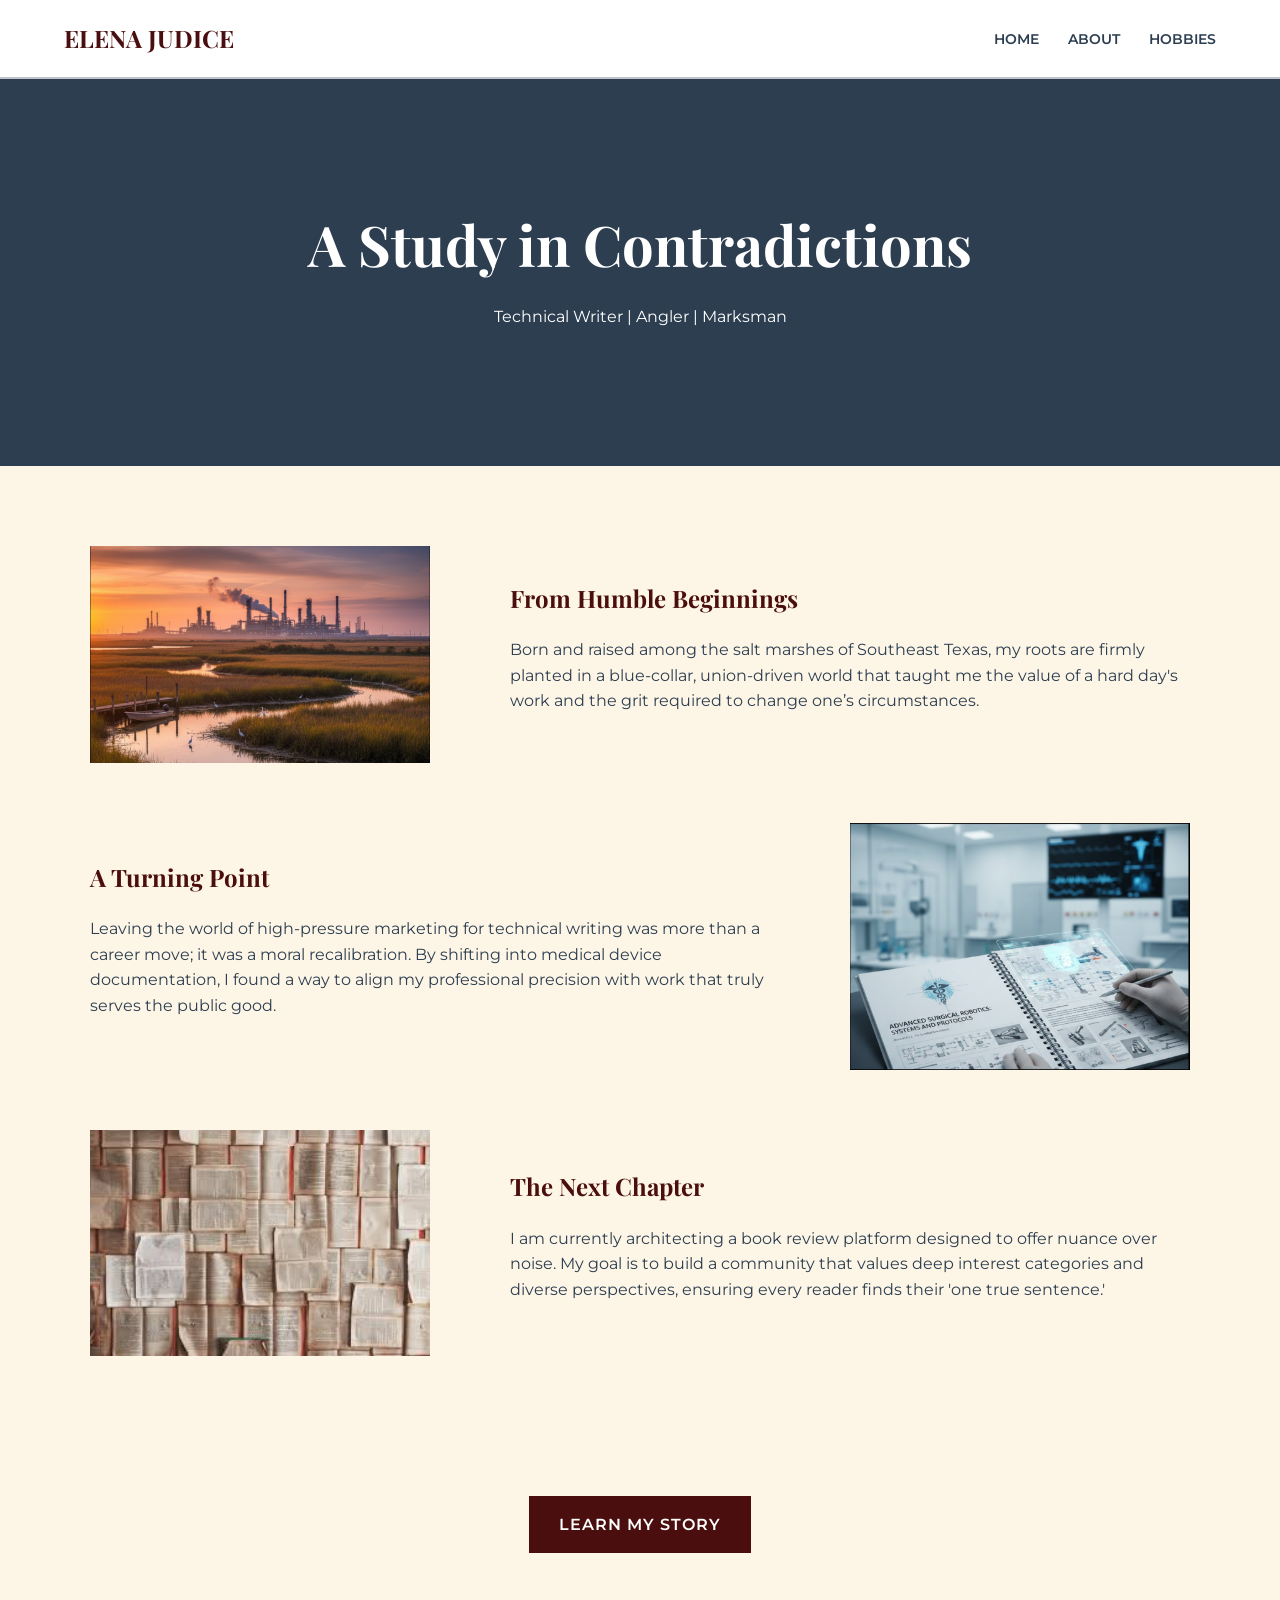
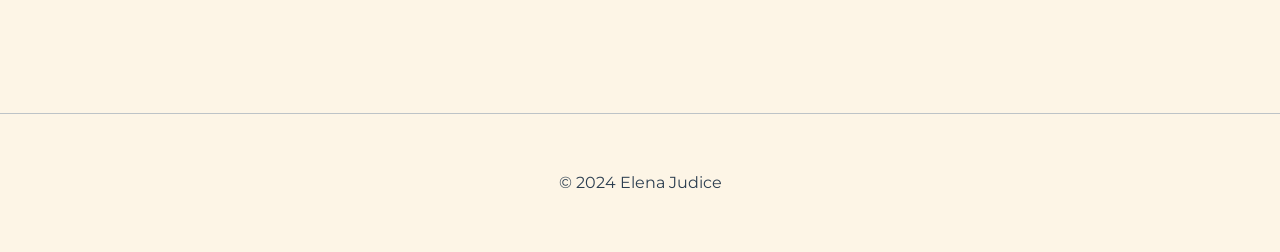
<file: bioSite/index.html>
<!DOCTYPE html>
<html lang="en">
<head>
    <meta charset="UTF-8">
    <meta name="viewport" content="width=device-width, initial-scale=1.0">
    <title>Elena Judice | Home</title>
    <link rel="preconnect" href="https://fonts.googleapis.com">
    <link rel="preconnect" href="https://fonts.gstatic.com" crossorigin>
    <link href="https://fonts.googleapis.com/css2?family=Montserrat:wght@400;600&family=Playfair+Display:ital,wght@0,700;1,400&display=swap" rel="stylesheet">
    <link rel="stylesheet" href="bioSite.css">
</head>
<body>

<nav>
    <div class="logo">ELENA JUDICE</div>
    <div class="nav-links">
        <a href="index.html">Home</a>
        <a href="about.html">About</a>
        <a href="hobbies.html">Hobbies</a>
    </div>
</nav>

<header class="hero-banner">
    <h1>A Study in Contradictions</h1>
    <p>Technical Writer | Angler | Marksman</p>
</header>

<main class="container">

    <section class="timeline-row">
        <div class="timeline-image">
            <img src="images/marsh_refinery.png" alt="Marsh & Oil Refinery">
        </div>
        <div class="timeline-text">
            <h2>From Humble Beginnings</h2>
            <p>Born and raised among the salt marshes of Southeast Texas, my roots are firmly planted in a blue-collar, union-driven world that taught me the value of a hard day's work and the grit required to change one’s circumstances.</p>
        </div>
    </section>

    <section class="timeline-row reverse">
        <div class="timeline-image">
            <img src="images/med_tech.png" alt="Technical Medical Documentation">
        </div>
        <div class="timeline-text">
            <h2>A Turning Point</h2>
            <p>Leaving the world of high-pressure marketing for technical writing was more than a career move; it was a moral recalibration. By shifting into medical device documentation, I found a way to align my professional precision with work that truly serves the public good.</p>
        </div>
    </section>

    <section class="timeline-row">
        <div class="timeline-image">
            <img src="images/books.jpeg" alt="Books">
        </div>
        <div class="timeline-text">
            <h2>The Next Chapter</h2>
            <p>I am currently architecting a book review platform designed to offer nuance over noise. My goal is to build a community that values deep interest categories and diverse perspectives, ensuring every reader finds their 'one true sentence.'</p>
        </div>
    </section>

    <section class="cta-region">
        <div class="container text-center">
            <a href="about.html" class="btn-primary">Learn My Story</a>
        </div>
    </section>

</main>

<footer class="text-center" style="padding: 40px; border-top: 1px solid var(--cement);">
    <p>&copy; 2024 Elena Judice</p>
</footer>

</body>
</html>
</file>
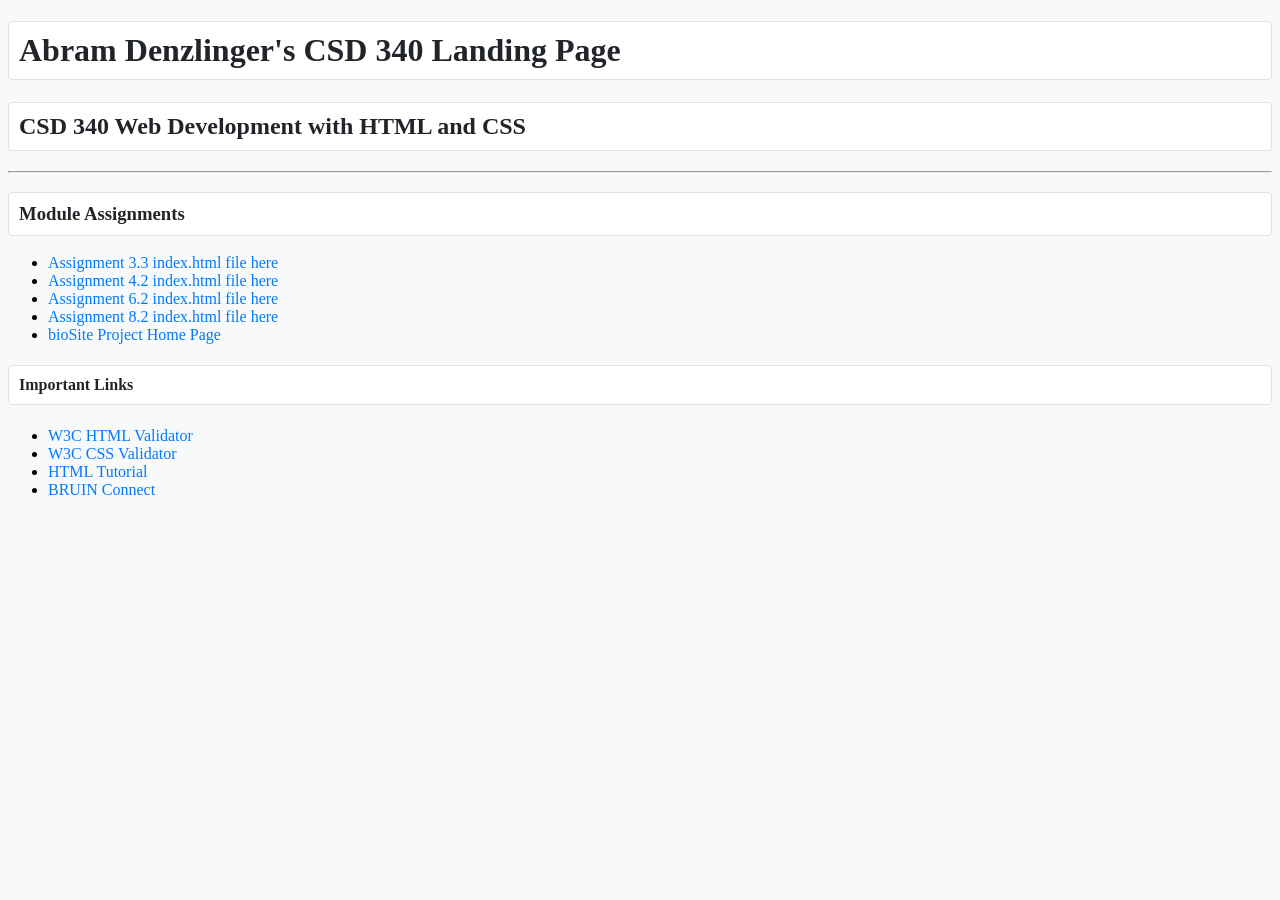
<file: csd-340/index.html>
<!--
    Abram Denzlinger
    Assignment 3.2 - CSD 340 Landing Page

-->

<!DOCTYPE html>
<html lang="en">
<head>
    <meta charset="UTF-8">
    <title>Abram Denzlinger's CSD 340 Landing Page</title>
    <link href="site.css" type="text/css" rel="stylesheet">
</head>
<body>
    <div id="container">
        <h1>Abram Denzlinger's
            CSD 340 Landing Page
        </h1>
            <h2>CSD 340 Web Development with HTML and CSS</h2><hr>
                <h3>Module Assignments</h3>
                    <ul>
                        <li><a href="https://denzlinger-lab.github.io/csd-340/module-3/Denzlinger_Mod3_3.html">Assignment 3.3 index.html file here</a></li>
                        <li><a href="https://denzlinger-lab.github.io/csd-340/module-4/Denzlinger_Mod4_2.html">Assignment 4.2 index.html file here</a></li>
                        <li><a href="https://denzlinger-lab.github.io/csd-340/module-6/Denzlinger_Mod6_2.html">Assignment 6.2 index.html file here</a></li>
                        <li><a href="https://denzlinger-lab.github.io/csd-340/module-8/Denzlinger_Mod8_2.html">Assignment 8.2 index.html file here</a></li>
                        <li><a href="https://denzlinger-lab.github.io/bioSite/">bioSite Project Home Page</a></li>
                    </ul>
                    <h4>Important Links</h4>
                    <ul>
                        <li><a href="https://validator.w3.org/">W3C HTML Validator</a></li>
                        <li><a href="http://jigsaw.w3.org/css-validator/">W3C CSS Validator</a></li>
                        <li><a href="https://www.w3schools.com/html/">HTML Tutorial</a></li>
                        <li><a href="https://bruinconnect.bellevue.edu">BRUIN Connect</a></li>
                    </ul>
    </div>
</body>
</html>
</file>
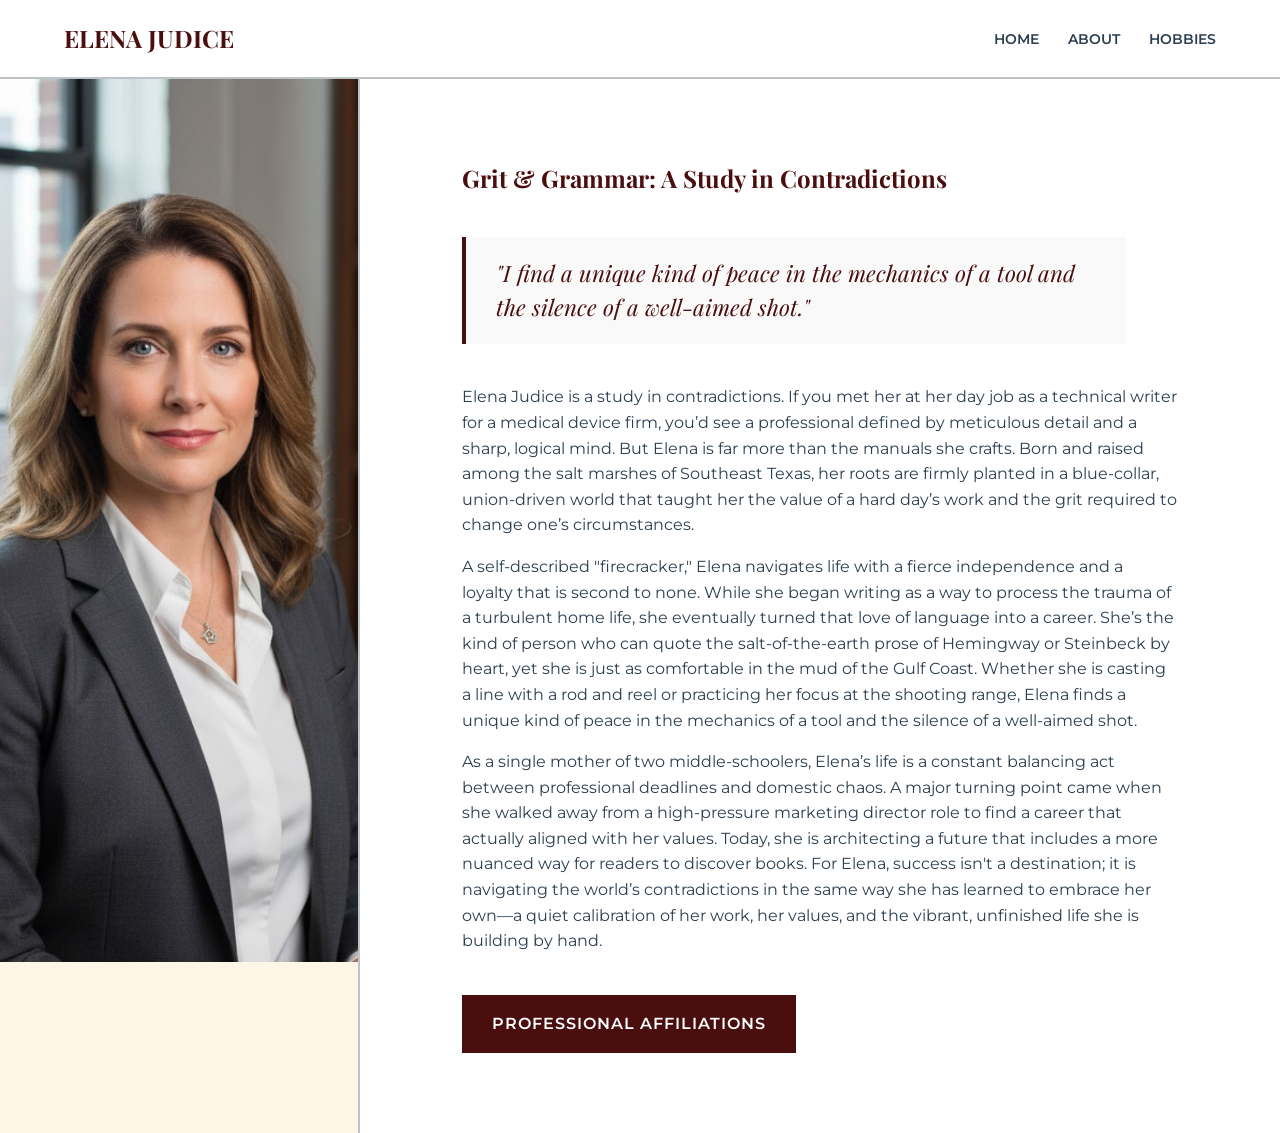
<file: bioSite/about.html>
<!DOCTYPE html>
<html lang="en">
<head>
    <meta charset="UTF-8">
    <meta name="viewport" content="width=device-width, initial-scale=1.0">
    <title>About | Elena Judice</title>
    <link rel="preconnect" href="https://fonts.googleapis.com">
    <link rel="preconnect" href="https://fonts.gstatic.com" crossorigin>
    <link href="https://fonts.googleapis.com/css2?family=Montserrat:wght@400;600&family=Playfair+Display:ital,wght@0,700;1,400&display=swap" rel="stylesheet">
    <link rel="stylesheet" href="bioSite.css">
</head>
<body>

<nav>
    <div class="logo">ELENA JUDICE</div>
    <div class="nav-links">
        <a href="index.html">Home</a>
        <a href="about.html">About</a>
        <a href="hobbies.html">Hobbies</a>
    </div>
</nav>

<main class="split-screen">
    <section class="split-image" aria-label="Portrait of Elena Judice"></section>

    <section class="split-content">
        <h2>Grit & Grammar: A Study in Contradictions</h2>
        <div class="accent-quote">
            "I find a unique kind of peace in the mechanics of a tool and the silence of a
            well-aimed shot."
        </div>

        <p>Elena Judice is a study in contradictions. If you met her at her day job as a
            technical writer for a medical device firm, you’d see a professional defined
            by meticulous detail and a sharp, logical mind. But Elena is far more than the
            manuals she crafts. Born and raised among the salt marshes of Southeast Texas,
            her roots are firmly planted in a blue-collar, union-driven world that taught
            her the value of a hard day’s work and the grit required to change one’s
            circumstances.
        </p>

        <p>A self-described "firecracker," Elena navigates life with a fierce independence
            and a loyalty that is second to none. While she began writing as a way to process
            the trauma of a turbulent home life, she eventually turned that love of language
            into a career. She’s the kind of person who can quote the salt-of-the-earth prose
            of Hemingway or Steinbeck by heart, yet she is just as comfortable in the mud of
            the Gulf Coast. Whether she is casting a line with a rod and reel or practicing
            her focus at the shooting range, Elena finds a unique kind of peace in the
            mechanics of a tool and the silence of a well-aimed shot.
        </p>

        <p>As a single mother of two middle-schoolers, Elena’s life is a constant balancing
            act between professional deadlines and domestic chaos. A major turning point came
            when she walked away from a high-pressure marketing director role to find a career
            that actually aligned with her values. Today, she is architecting a future that
            includes a more nuanced way for readers to discover books. For Elena, success isn't
            a destination; it is navigating the world’s contradictions in the same way she has
            learned to embrace her own—a quiet calibration of her work, her values, and the
            vibrant, unfinished life she is building by hand.
        </p>

        <br>
        <a href="https://www.stc.org/" class="btn-primary" target="_blank">Professional Affiliations</a>
    </section>
</main>

</body>
</html>
</file>
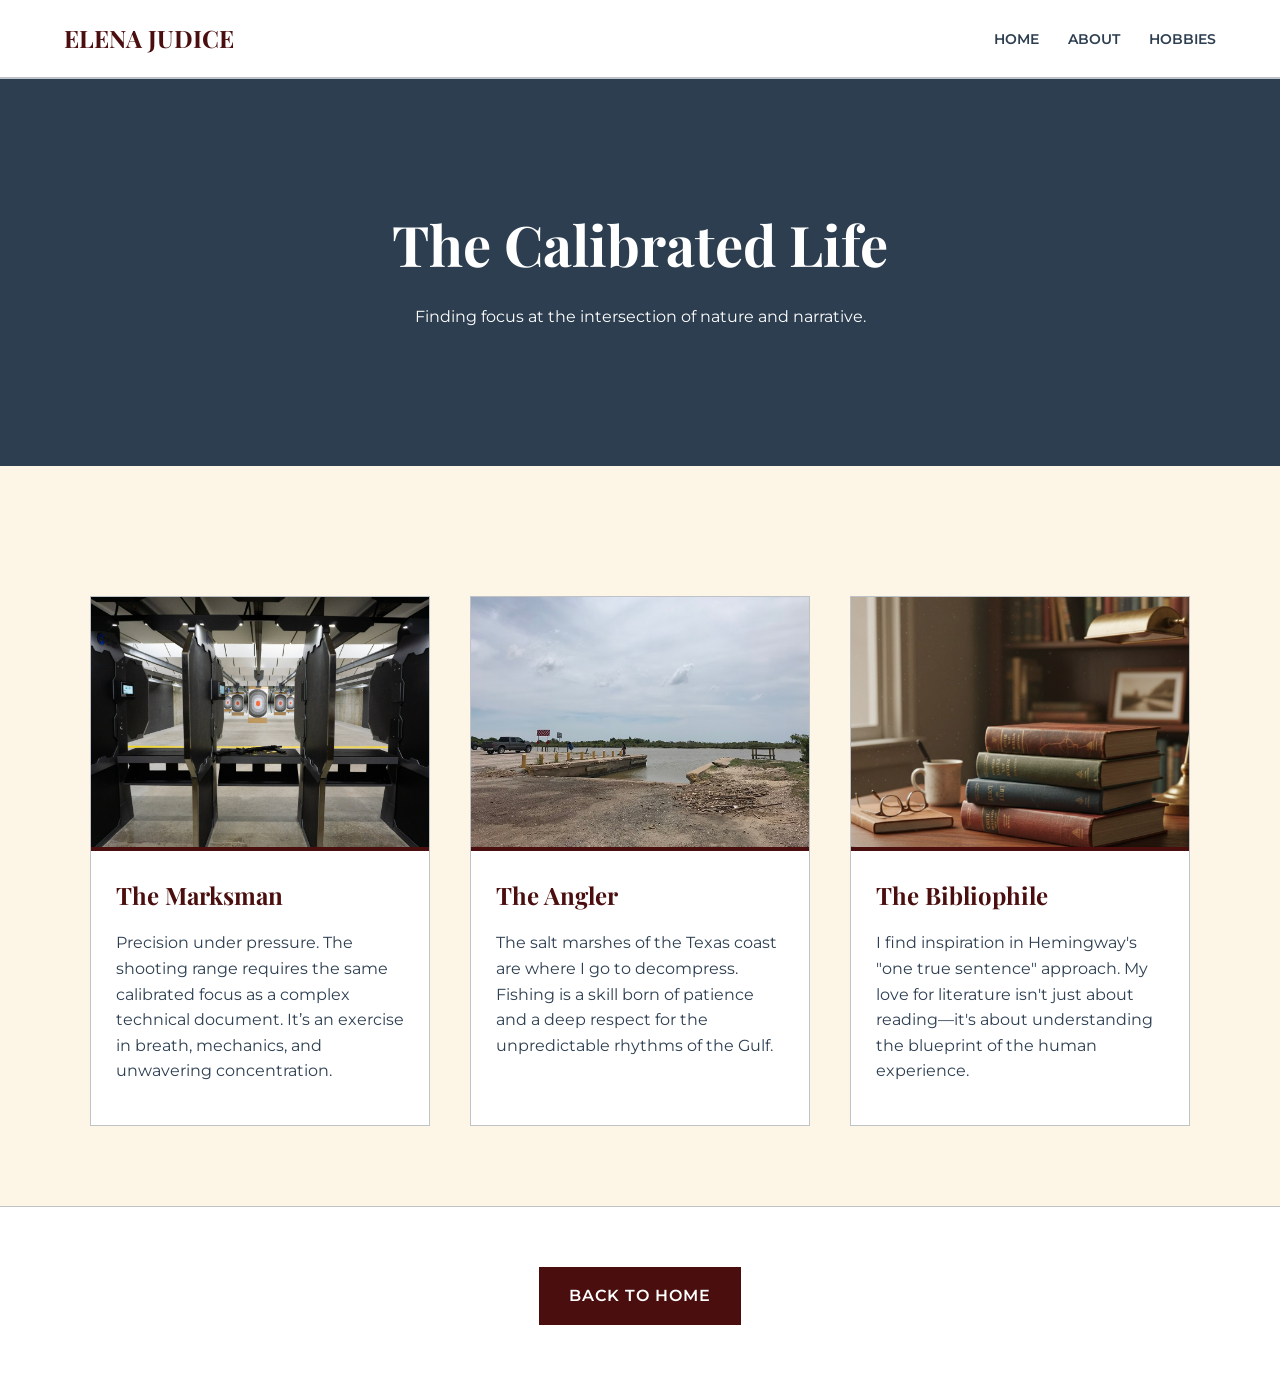
<file: bioSite/hobbies.html>
<!DOCTYPE html>
<html lang="en">
<head>
    <meta charset="UTF-8">
    <meta name="viewport" content="width=device-width, initial-scale=1.0">
    <title>Hobbies | Elena Judice</title>
    <link rel="preconnect" href="https://fonts.googleapis.com">
    <link rel="preconnect" href="https://fonts.gstatic.com" crossorigin>
    <link href="https://fonts.googleapis.com/css2?family=Montserrat:wght@400;600&family=Playfair+Display:ital,wght@0,700;1,400&display=swap" rel="stylesheet">
    <link rel="stylesheet" href="bioSite.css">
</head>
<body>

<nav>
    <div class="logo">ELENA JUDICE</div>
    <div class="nav-links">
        <a href="index.html">Home</a>
        <a href="about.html">About</a>
        <a href="hobbies.html">Hobbies</a>
    </div>
</nav>

<header class="hero-banner">
    <h1>The Calibrated Life</h1>
    <p>Finding focus at the intersection of nature and narrative.</p>
</header>

<main class="container">
    <div class="hobby-grid">

        <article class="hobby-card">
            <img src="images/range.jpg" alt="Gun range target practice" class="hobby-image">
            <div class="hobby-info">
                <h2>The Marksman</h2>
                <p>Precision under pressure. The shooting range requires the same calibrated focus as a complex technical document. It’s an exercise in breath, mechanics, and unwavering concentration.</p>
            </div>
        </article>

        <article class="hobby-card">
            <img src="images/boat_ramp.jpg" alt="Late afternoon at the boat ramp" class="hobby-image">
            <div class="hobby-info">
                <h2>The Angler</h2>
                <p>The salt marshes of the Texas coast are where I go to decompress. Fishing is a skill born of patience and a deep respect for the unpredictable rhythms of the Gulf.</p>
            </div>
        </article>

        <article class="hobby-card">
            <img src="images/books_desk.png" alt="A stack of classic hardback books on a study desk" class="hobby-image">
            <div class="hobby-info">
                <h2>The Bibliophile</h2>
                <p>I find inspiration in Hemingway's "one true sentence" approach. My love for literature isn't just about reading—it's about understanding the blueprint of the human experience.</p>
            </div>
        </article>

    </div>
</main>

<footer class="site-footer">
    <a href="index.html" class="btn-primary">Back to Home</a>
</footer>

</body>
</html>
</file>
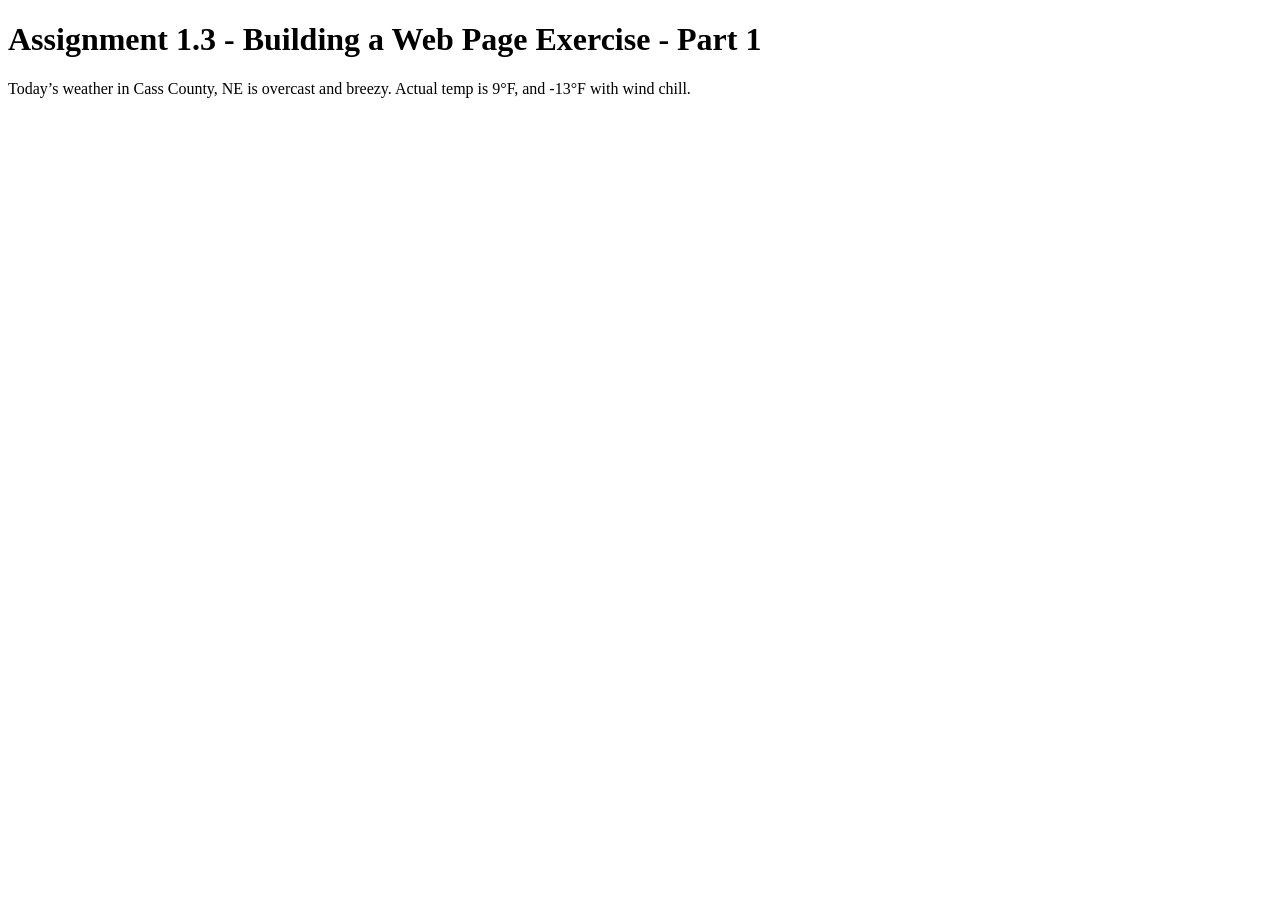
<file: csd-340/module-1/adenzlinger_1-3.html>
<!DOCTYPE html>
<html lang="en">
<head>
    <title>CSD 340 Web Development with HTML and CSS</title>
</head>

<body>
<h1>Assignment 1.3 - Building a Web Page Exercise - Part 1
</h1>
Today’s weather in Cass County, NE is overcast and breezy. Actual temp is 9°F, and -13°F with wind chill.

</body>

</html>
</file>
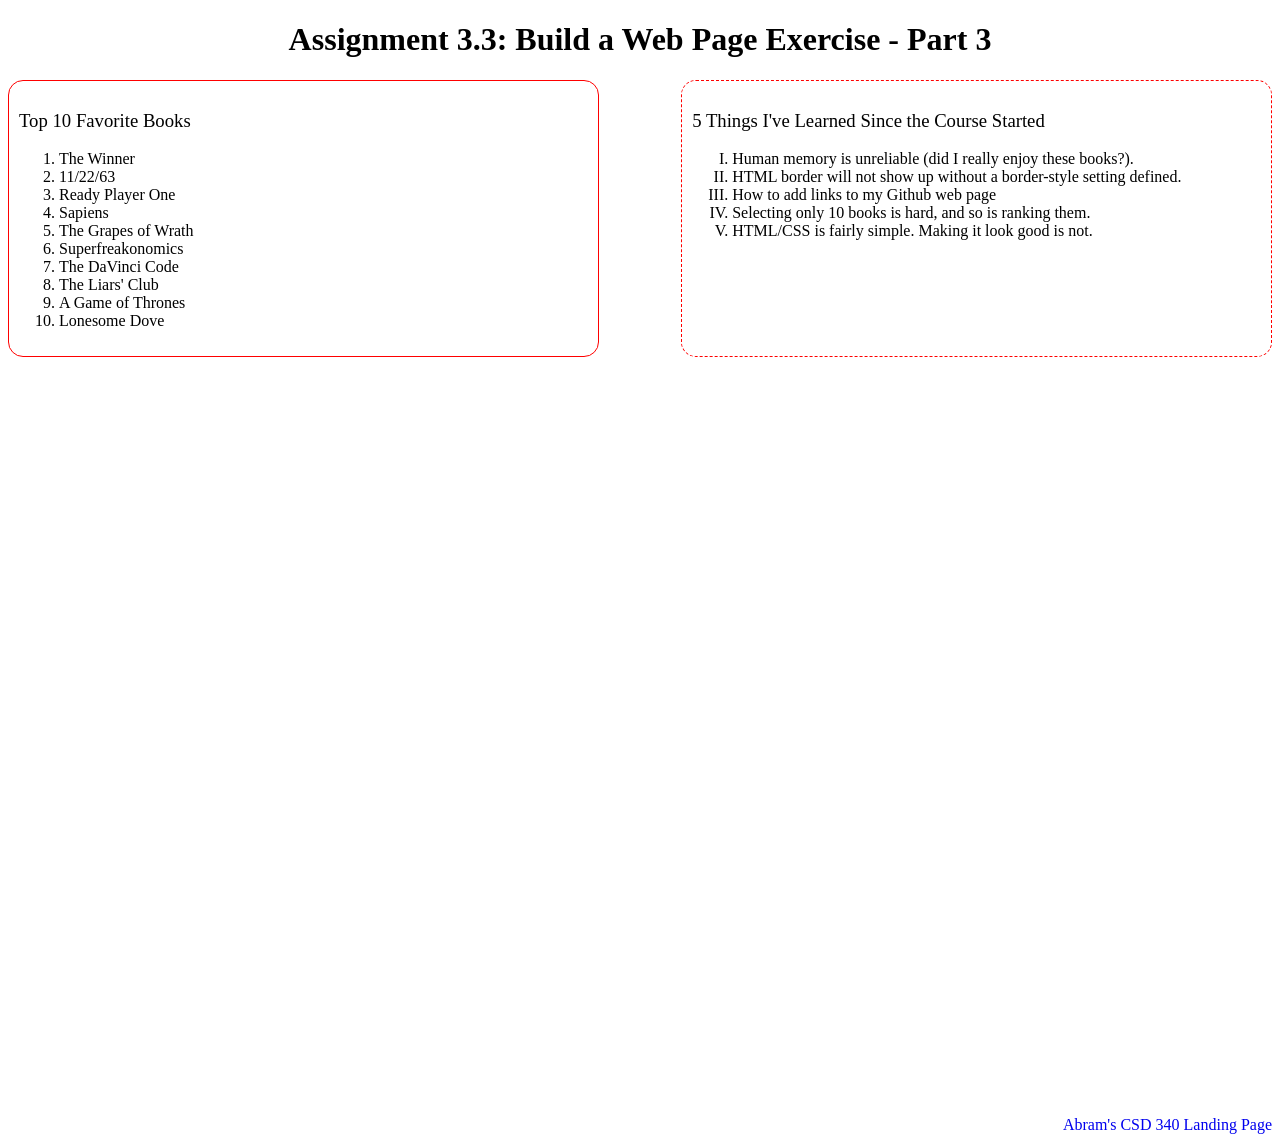
<file: csd-340/module-3/Denzlinger_Mod3_3.html>
<!DOCTYPE html>
<html lang="en">
<!--
    Abram Denzlinger
    January 23, 2026
    CSD-340 - Assignment 3.3

    This web page displays 2 side by side lists
    of my favorite books and things I've learned
    since the course started.
-->
<head>
    <meta charset="UTF-8">
    <title>CSD 340 Web Development with HTML and CSS</title>
    <link href="Denzlinger_Mod3_3.css" type="text/css" rel="stylesheet">
</head>
<body>
<div id="container">
    <h1>Assignment 3.3: Build a Web Page Exercise - Part 3</h1>
    <div class="parent">
        <div class="leftchild">
            <h3>Top 10 Favorite Books</h3>
            <ol>
                <li>The Winner</li>
                <li>11/22/63</li>
                <li>Ready Player One</li>
                <li>Sapiens</li>
                <li>The Grapes of Wrath</li>
                <li>Superfreakonomics</li>
                <li>The DaVinci Code</li>
                <li>The Liars' Club</li>
                <li>A Game of Thrones</li>
                <li>Lonesome Dove</li>
            </ol>
        </div>
        <div class="rightchild">
            <h3>5 Things I've Learned Since the Course Started</h3>
            <ul>
                <li>Human memory is unreliable (did I really enjoy these books?).</li>
                <li>HTML border will not show up without a border-style setting defined.</li>
                <li>How to add links to my Github web page</li>
                <li>Selecting only 10 books is hard, and so is ranking them.</li>
                <li>HTML/CSS is fairly simple. Making it look good is not.</li>
            </ul>
        </div>
    </div>
    <div class="bottom">
        <a href="https://denzlinger-lab.github.io/csd-340/" class="portal-link">Abram's CSD 340 Landing Page</a>
    </div>
</div>

</body>
</html>
</file>
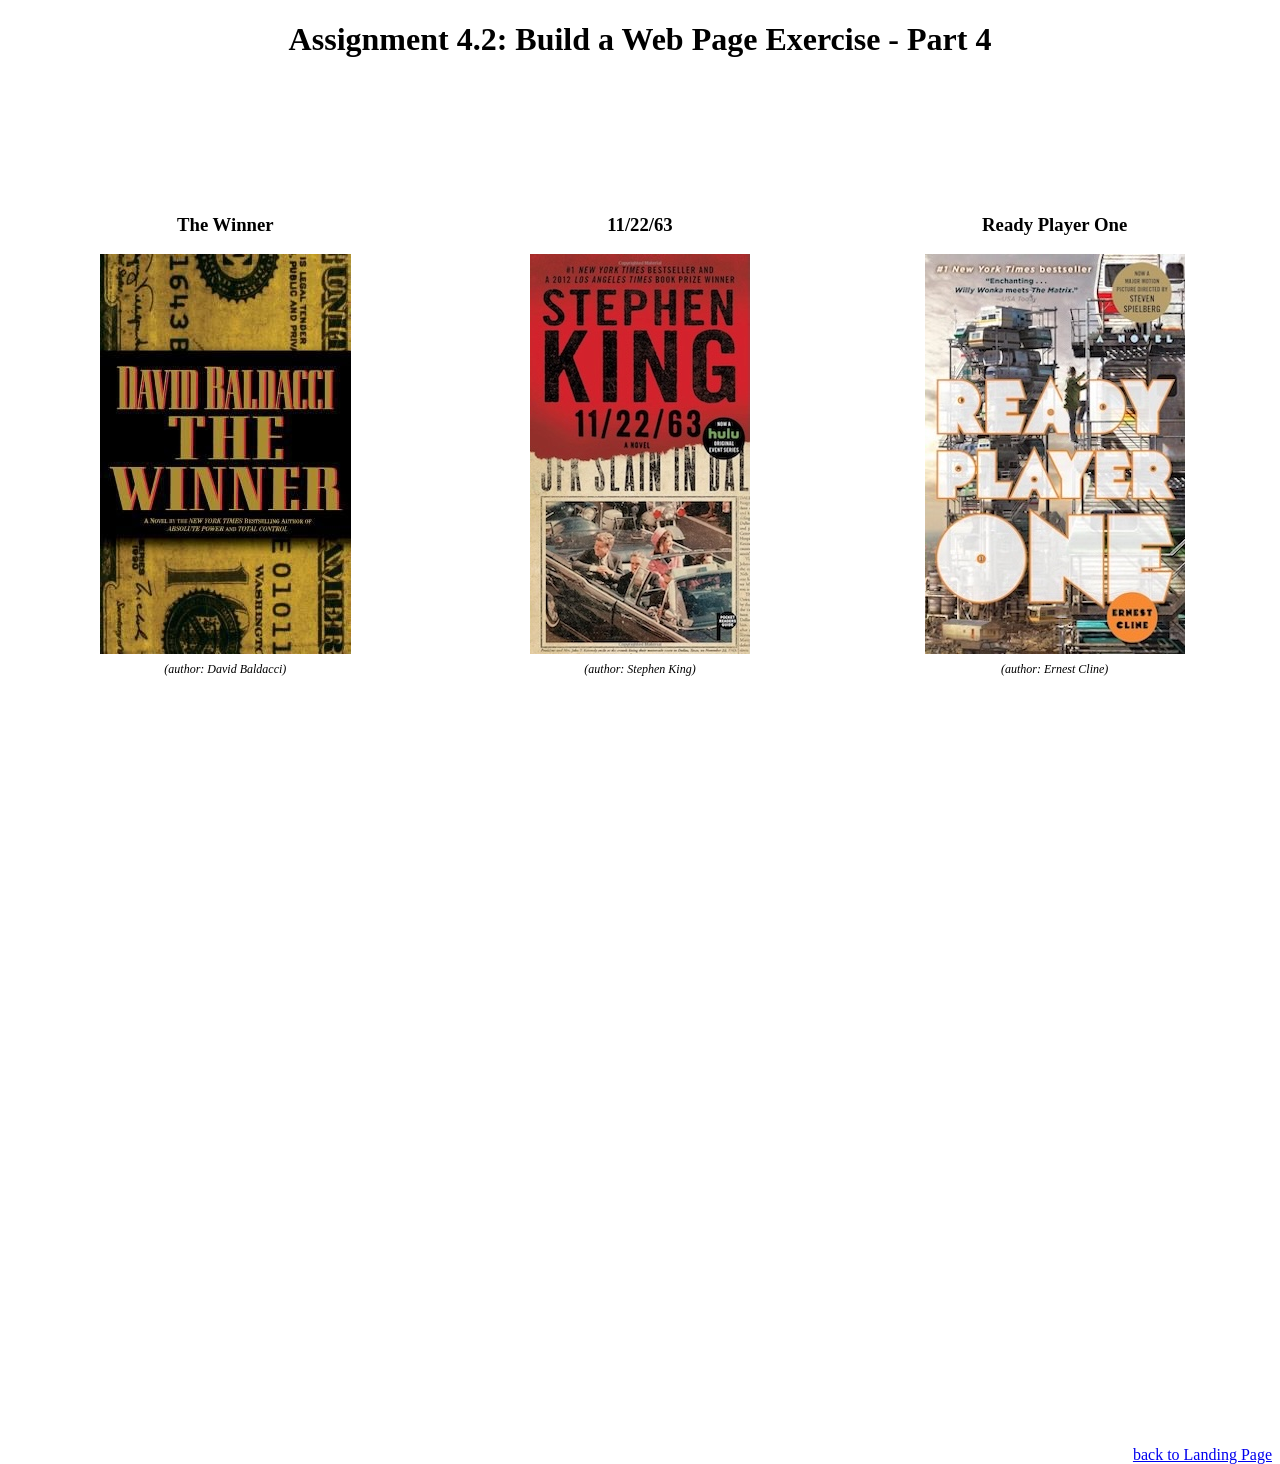
<file: csd-340/module-4/Denzlinger_Mod4_2.html>
<!DOCTYPE html>
<html lang="en">
<!--
    Abram Denzlinger
    January 31, 2026
    CSD-340 - Assignment 4.2

    This web page displays a 3x3 grid of 3 of my
    favorite books, including headings for titles
    and captions for authors.
-->
<head>
    <meta charset="UTF-8">
    <title>CSD 340 Web Development with HTML and CSS</title>
    <link href="Denzlinger_Mod4_2.css" type="text/css" rel="stylesheet">
</head>
<body>
<div id="container">
    <h1>Assignment 4.2: Build a Web Page Exercise - Part 4</h1>
    <div id="image-gallery">
        <div>
            <h3>The Winner</h3>
            <figure>
                <img src="images/The-Winner-9780446522595.jpg" alt="image of the book cover">
                <figcaption>author: David Baldacci</figcaption>
            </figure>
        </div>
        <div>
            <h3>11/22/63</h3>
            <figure>
                <img src="images/11_22_63.jpg" alt="image of the book cover">
                <figcaption>author: Stephen King</figcaption>
            </figure>
        </div>
        <div>
            <h3>Ready Player One</h3>
            <figure>
                <img src="images/ready_player_one.jpg" alt="image of the book cover">
                <figcaption>author: Ernest Cline</figcaption>
            </figure>
        </div>
    </div>
    <div class="bottom">
        <a href="https://denzlinger-lab.github.io/csd-340/">back to Landing Page</a>
    </div>

</div>

</body>
</html>
</file>
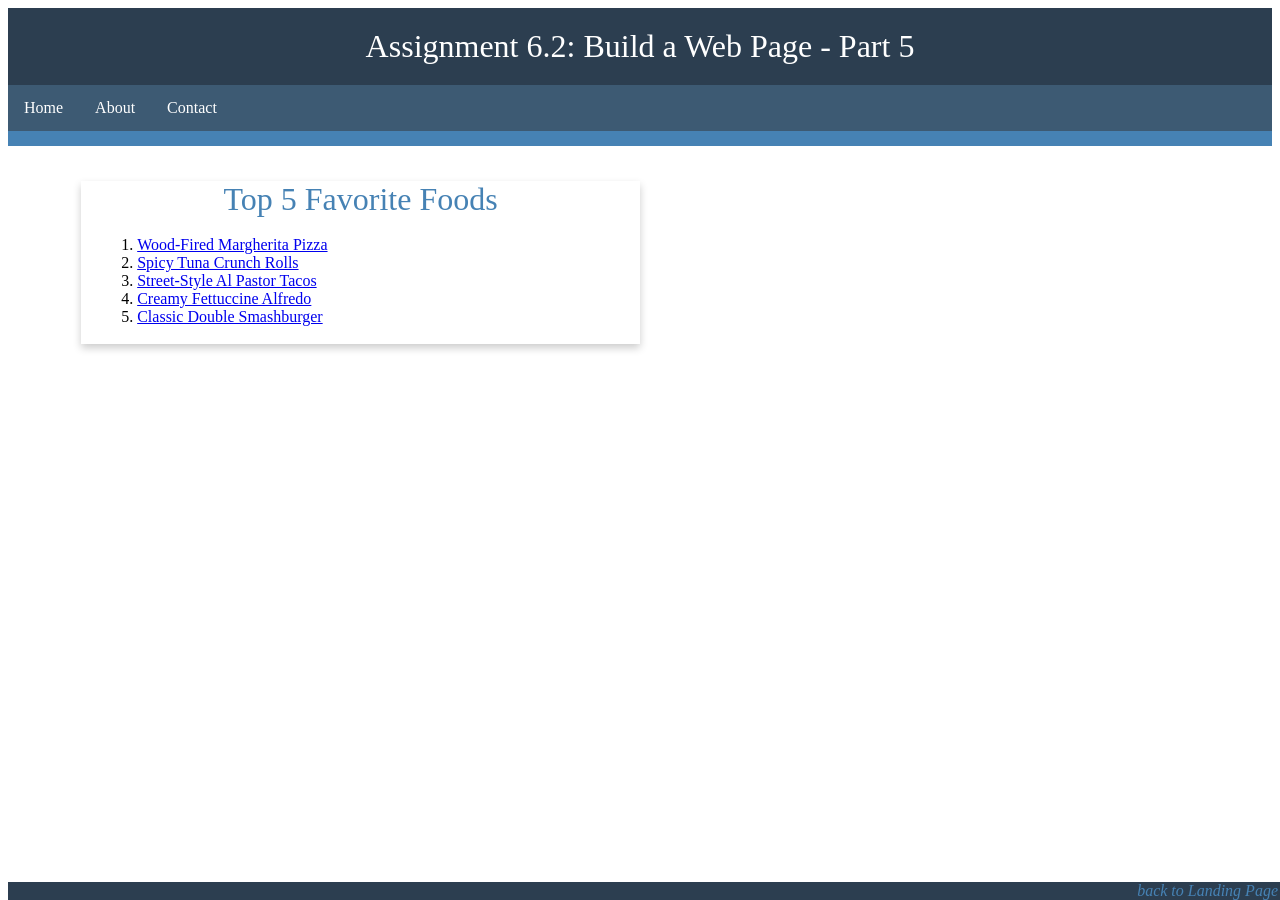
<file: csd-340/module-6/Denzlinger_Mod6_2.html>
<!DOCTYPE html>
<html lang="en">
<!--
    Abram Denzlinger
    February 14, 2026
    CSD-340 - Assignment 6.2

    This web page displays a list of top 5
    favorite foods with links to recipes.
-->
<head>
    <meta charset="UTF-8">
    <title>CSD 340 Web Development with HTML and CSS</title>
    <link href="Denzlinger_Mod6_2.css" type="text/css" rel="stylesheet">
</head>
<body>

<header>
    <h1>Assignment 6.2: Build a Web Page - Part 5</h1>
</header>

<div id="navbar">
    <a href="#">Home</a>
    <a href="#">About</a>
    <a href="#">Contact</a>
</div>

<div id="container">
    <div class="card">
        <div class="card-title">
            Top 5 Favorite Foods
        </div>
        <div class="card-content">
            <ol>
                <li><a href="https://www.ilfornino.com/recipes/easy-wood-fired-margherita-pizza-recipe/" target="_blank">Wood-Fired Margherita Pizza</a></li>
                <li><a href="https://erhardtseat.com/crispy-rice-sushi/" target="_blank">Spicy Tuna Crunch Rolls</a></li>
                <li><a href="https://www.seriouseats.com/tacos-al-pastor-recipe" target="_blank">Street-Style Al Pastor Tacos</a></li>
                <li><a href="https://www.modernhoney.com/fettuccine-alfredo/" target="_blank">Creamy Fettuccine Alfredo</a></li>
                <li><a href="https://www.seriouseats.com/classic-smashed-burgers-recipe" target="_blank">Classic Double Smashburger</a></li>
            </ol>
        </div>
    </div>
</div>

<footer>
    <a href="https://denzlinger-lab.github.io/csd-340/" target="_blank" class="portal-link">back to Landing Page</a>
</footer>

</body>
</html>
</file>
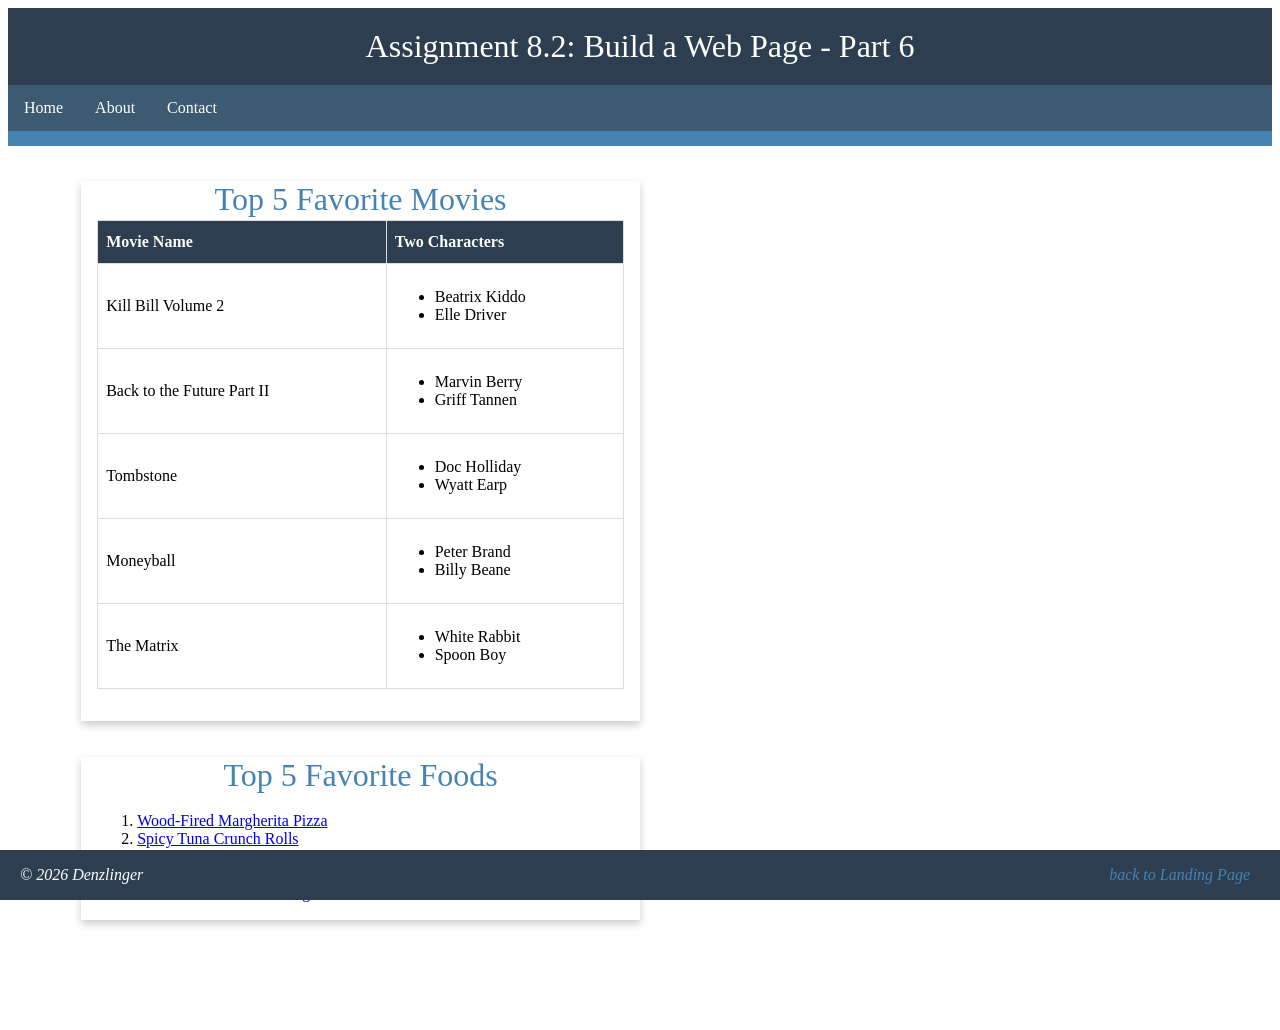
<file: csd-340/module-8/Denzlinger_Mod8_2.html>
<!DOCTYPE html>
<html lang="en">
<!--
    Abram Denzlinger
    February 21, 2026
    CSD-340 - Assignment 8.2

    This web page displays a table of top 5
    movies and characters, and top 5 favorite
    foods with links to recipes.
-->
<head>
    <meta charset="UTF-8">
    <title>CSD 340 Web Development with HTML and CSS</title>
    <link href="Denzlinger_Mod8_2.css" type="text/css" rel="stylesheet">
</head>
<body>

<header>
    <h1>Assignment 8.2: Build a Web Page - Part 6</h1>
</header>

<div id="navbar">
    <a href="#">Home</a>
    <a href="#">About</a>
    <a href="#">Contact</a>
</div>

<div id="container">
    <div class="card">
        <div class="card-title">
            Top 5 Favorite Movies
        </div>
        <div class="card-content">
            <table id="movies">
                <tr>
                    <th>Movie Name</th>
                    <th>Two Characters</th>
                </tr>
                <tr>
                    <td>Kill Bill Volume 2</td>
                    <td>
                        <ul>
                            <li>Beatrix Kiddo</li>
                            <li>Elle Driver</li>
                        </ul>
                    </td>
                </tr>
                <tr>
                    <td>Back to the Future Part II</td>
                    <td>
                        <ul>
                            <li>Marvin Berry</li>
                            <li>Griff Tannen</li>
                        </ul>
                    </td>
                </tr>
                <tr>
                    <td>Tombstone</td>
                    <td>
                        <ul>
                            <li>Doc Holliday</li>
                            <li>Wyatt Earp</li>
                        </ul>
                    </td>
                </tr>
                <tr>
                    <td>Moneyball</td>
                    <td>
                        <ul>
                            <li>Peter Brand</li>
                            <li>Billy Beane</li>
                        </ul>
                    </td>
                </tr>
                <tr>
                    <td>The Matrix</td>
                    <td>
                        <ul>
                            <li>White Rabbit</li>
                            <li>Spoon Boy</li>
                        </ul>
                    </td>
                </tr>
            </table>
        </div>
    </div>
    <br>
    <br>
    <div class="card">
        <div class="card-title">
            Top 5 Favorite Foods
        </div>
        <div class="card-content">
            <ol>
                <li><a href="https://www.ilfornino.com/recipes/easy-wood-fired-margherita-pizza-recipe/" target="_blank">Wood-Fired Margherita Pizza</a></li>
                <li><a href="https://erhardtseat.com/crispy-rice-sushi/" target="_blank">Spicy Tuna Crunch Rolls</a></li>
                <li><a href="https://www.seriouseats.com/tacos-al-pastor-recipe" target="_blank">Street-Style Al Pastor Tacos</a></li>
                <li><a href="https://www.modernhoney.com/fettuccine-alfredo/" target="_blank">Creamy Fettuccine Alfredo</a></li>
                <li><a href="https://www.seriouseats.com/classic-smashed-burgers-recipe" target="_blank">Classic Double Smashburger</a></li>
            </ol>
        </div>
    </div>
</div>

<footer>
    <p>&copy; 2026 Denzlinger</p>
    <a href="https://denzlinger-lab.github.io/csd-340/" target="_blank" class="portal-link">back to Landing Page</a>
</footer>

</body>
</html>
</file>
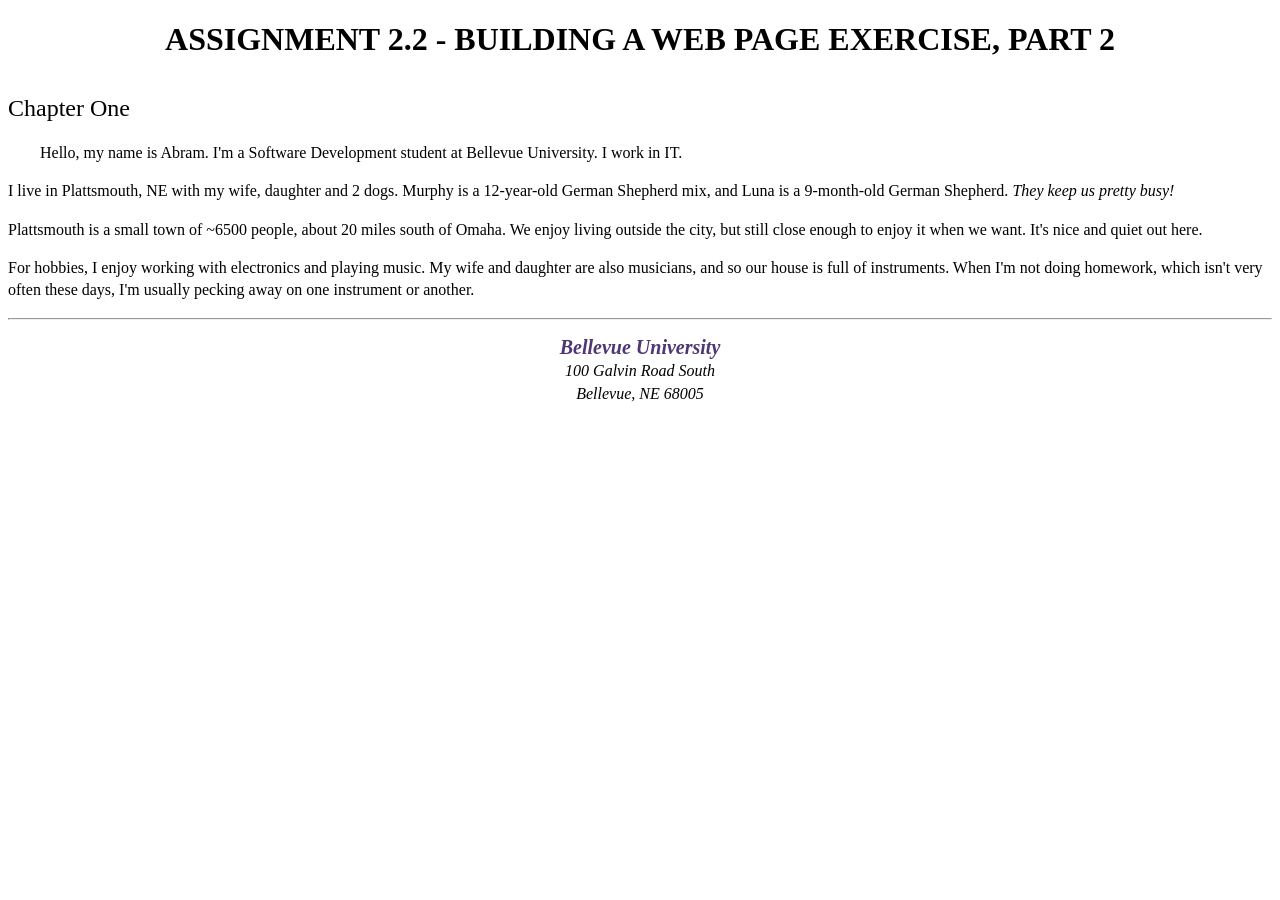
<file: csd-340/module-2/module-2/Denzlinger_Mod2_2.html>
<!DOCTYPE html>
<html lang="en">
<head>
    <meta charset="UTF-8">
    <meta name="description"
        content="Abram's Module 2.2 Assignment">
    <meta name="keywords"
        content="html, css, school, student">
    <meta name="robots"
        content="nofollow">
    <title>CSD 340 Development with HTML and CSS</title>
    <link href="Denzlinger_Mod2_2.css" type="text/css" rel="stylesheet" />
</head>
<body>
    <div id="container">
        <h1>Assignment 2.2 - Building a Web Page Exercise, Part 2</h1>
            <h2>Chapter One</h2>
                <p class="intro">Hello, my name is Abram. I'm a Software
                    Development student at Bellevue University. I work in
                    IT.</p>
                <p>I live in Plattsmouth, NE with my wife, daughter and 2
                    dogs. Murphy is a 12-year-old German Shepherd mix, and
                    Luna is a 9-month-old German Shepherd.
                    <span class="sentence">They keep us pretty busy!</span></p>
                <p>Plattsmouth is a small town of ~6500 people, about 20 miles
                    south of Omaha. We enjoy living outside the city, but still
                    close enough to enjoy it when we want. It's nice and quiet
                    out here.</p>
                <p>For hobbies, I enjoy working with electronics and playing
                    music. My wife and daughter are also musicians, and so our
                    house is full of instruments. When I'm not doing homework,
                    which isn't very often these days, I'm usually pecking away
                    on one instrument or another.</p>
        <hr />
        <address>
            <p><a href="https://www.bellevue.edu/">Bellevue University</a><br>
                100 Galvin Road South<br>
                Bellevue, NE 68005</p>
        </address>
    </div>
</body>
</html>
</file>
<file: bioSite/bioSite.css>
/* --- ATOMS: Design Tokens --- */
:root {
    --oxblood: #4A0E0E;
    --blueprint: #2C3E50;
    --manila: #FDF5E6;
    --cement: #BDC3C7;
    --white: #FFFFFF;
    --font-header: 'Playfair Display', serif;
    --font-body: 'Montserrat', sans-serif;
}

body {
    background-color: var(--manila);
    color: var(--blueprint);
    font-family: var(--font-body), sans-serif;
    line-height: 1.6;
    margin: 0;
}

h1, h2, h3 {
    font-family: var(--font-header), serif;
    color: var(--oxblood);
    margin-top: 0;
}

/* --- ATOMS: Buttons & Quotes --- */
.button-area {
    padding-top: 5px;
}

.btn-primary {
    display: inline-block;
    margin: 0;
    background-color: var(--oxblood);
    color: var(--white);
    padding: 14px 28px;
    text-decoration: none;
    font-weight: 600;
    border: 2px solid var(--oxblood);
    transition: 0.3s ease;
    text-transform: uppercase;
    letter-spacing: 1px;
}

.btn-primary:hover {
    background-color: transparent;
    color: var(--oxblood);
}

.accent-quote {
    font-family: var(--font-header), serif;
    font-style: italic;
    font-size: 1.4rem;
    color: var(--oxblood);
    border-left: 4px solid var(--oxblood);
    padding: 20px 30px;
    margin: 40px 0;
    line-height: 1.5;
    background-color: #f9f9f9;
    position: relative;
    max-width: 600px;
}

/* --- MOLECULES: Navigation --- */
nav {
    background: var(--white);
    padding: 1.2rem 5%;
    display: flex;
    justify-content: space-between;
    align-items: center;
    border-bottom: 2px solid var(--cement);
    position: sticky;
    top: 0;
    z-index: 100;
}

.logo {
    font-family: var(--font-header), serif;
    font-weight: 700;
    font-size: 1.5rem;
    color: var(--oxblood);
}

nav a {
    text-decoration: none;
    color: var(--blueprint);
    margin-left: 25px;
    font-weight: 600;
    font-size: 0.9rem;
    text-transform: uppercase;
}

nav a:hover {
    color: var(--oxblood);
}

/* --- ORGANISMS: Layout Templates --- */
.container {
    max-width: 1100px;
    margin: auto;
    padding: 80px 20px;
}

.hero-banner {
    background: var(--blueprint);
    color: var(--white);
    padding: 120px 5%;
    text-align: center;
}

.hero-banner h1 {
    color: var(--white);
    font-size: 3.5rem;
    margin-bottom: 10px;
}

.timeline-row {
    display: flex;
    align-items: center;
    gap: 80px;
    margin-bottom: 60px;
    width: 100%;
}

.timeline-row.reverse {
    flex-direction: row-reverse;
}

.timeline-image {
    flex: 1;
    min-width: 250px;
    overflow: hidden;
}

.timeline-text {
    flex: 2;
}

.timeline-image img {
    width: 100%;
    height: auto;
    display: block;
}

/* --- ORGANISMS: About Page Split Layout --- */
.split-screen {
    display: flex;
    min-height: calc(100vh - 74px); /* Fills screen minus nav */
    width: 100%;
}

.split-image {
    flex: 1; /* 1 part of the ratio */
    background-image: url('images/elena.png');
    background-size: 200%;
    background-position: top center;
    background-repeat: no-repeat;
    border-right: 2px solid var(--cement);
}

.split-content {
    flex: 2; /* 2 parts of the ratio - makes the bio wider */
    padding: 80px 8%;
    overflow-y: auto;
    background-color: var(--white);
}

/* --- MOBILE RESPONSIVENESS --- */
@media (max-width: 768px) {
    .split-screen {
        flex-direction: column;
    }
    .split-image {
        min-height: 400px; /* Ensures the photo doesn't vanish on mobile */
        background-position: center 30%;
        border-right: none;
        border-bottom: 2px solid var(--cement);
    }
}

/* --- MOLECULES: Hobby Cards --- */
.hobby-grid {
    display: grid;
    /* This creates a responsive grid without needing media queries */
    grid-template-columns: repeat(auto-fit, minmax(300px, 1fr));
    gap: 40px;
    margin-top: 50px;
}

.hobby-card {
    background: var(--white);
    border: 1px solid var(--cement);
    padding: 0;
    transition: transform 0.3s ease;
    display: flex;
    flex-direction: column;
}

.hobby-card:hover {
    transform: translateY(-10px);
    box-shadow: 0 10px 20px rgba(0,0,0,0.1);
}

.hobby-image {
    width: 100%;
    height: 250px;
    object-fit: cover;
    border-bottom: 4px solid var(--oxblood);
}

.hobby-info {
    padding: 25px;
}

.hobby-info h2 {
    font-size: 1.5rem; /* Adjust this to match your desired 'card title' size */
    margin-bottom: 10px;
    font-family: var(--font-header), serif;
    color: var(--oxblood);
}

/* --- ORGANISMS: Page Footer --- */
.site-footer {
    padding: 60px 0;
    background: var(--white);
    border-top: 1px solid var(--cement);
    text-align: center;
}

.cta-region {
    width: 100%;
    display: flex;
    justify-content: center;
    align-items: center;
}

.text-center {
    text-align: center;
}
</file>
<file: csd-340/site.css>
.container {
    margin: 50px 100px 0 100px;
}

body {
    background-color: #F8F9Fa;
}

h1 {
    background-color: #FFFFFF;
    color: #212529;
    border: #DEE2E6 1px solid;
    border-radius: 4px;
    padding: 10px;
}

h2 {
    background-color: #FFFFFF;
    color: #212529;
    border: #DEE2E6 1px solid;
    border-radius: 4px;
    padding: 10px;
}

h3 {
    background-color: #FFFFFF;
    color: #212529;
    border: #DEE2E6 1px solid;
    border-radius: 4px;
    padding: 10px;
}

h4 {
    background-color: #FFFFFF;
    color: #212529;
    border: #DEE2E6 1px solid;
    border-radius: 4px;
    padding: 10px;
}

a {
    color: #007BFF;
    text-decoration: none;
}

a:visited {
    color: #6610F2;
}

a:hover {
    color: #0056B3;
}
</file>
<file: csd-340/module-3/Denzlinger_Mod3_3.css>
h1 {
    text-align: center;
}

.parent {
    display: flex;
    justify-content: space-between;
}

.leftchild {
    border-width: 1px;
    border-style: solid;
    border-color: red;
    border-radius: 15px;
    padding: 10px;
    width: 45%;
    font-weight: 300;
}

.rightchild {
    border-width: 1px;
    border-style: dashed;
    border-color: red;
    border-radius: 15px;
    padding: 10px;
    width: 45%;
    font-weight: 300;
}

.rightchild ul {
    list-style-type: upper-roman;
}

.bottom {
    width: 100%;
    margin-top: 60%;
    margin-bottom: 20px;
}

.bottom a {
    text-decoration: none;
    float: right;
}

a:hover {
    text-decoration: underline;
    cursor: pointer;
}

h3 {
    font-weight: 500;
}
</file>
<file: csd-340/module-4/Denzlinger_Mod4_2.css>
h1 {
    text-align: center;
}

h3 {
    text-align: center;
}

#image-gallery {
    display: grid;
    grid-template-columns: repeat(3, 1fr);
    padding: 10px;
    margin-top: 10%;
}

figure {
    display: flex;
    flex-direction: column;
    align-items: center;
    margin: 0;
    text-align: center;
}

figure img {
    max-width: 100%;
    height: auto;
}

figcaption {
    margin-top: 8px;
    font-style: italic;
    font-size: .75em;
    text-align: center;
}

#image-gallery figcaption::before { content: "("; }

#image-gallery figcaption::after { content: ")"; }

a {
    float: right;
}

.bottom {
    width: 100%;
    margin-top: 60%;
    margin-bottom: 20px;
}
</file>
<file: csd-340/module-6/Denzlinger_Mod6_2.css>
footer a {
    color: #4682B4; /* Anchor color - do not change */
    font-weight: 400;
    float: right;
    padding-right: 10px;
    font-style: italic;
    text-decoration: none;
}

header {
    background-color: #2c3e50; /* Deep navy/gray that makes Steel Blue pop */
    color: white;
    padding: 20px;
    text-align: center;
}

h1 {
    font-weight: 400;
    margin: 0;
}

#navbar {
    overflow: hidden;
    background-color: #3d5a73; /* A muted blue-gray to transition from header */
    border-bottom: 15px;
    border-bottom-style: solid;
    border-bottom-color: #4682B4; /* Matching the Steel Blue */
}

#navbar a {
    float: left;
    display: block;
    color: white;
    text-align: center;
    padding: 14px 16px;
    text-decoration: none;
}

#navbar a:hover {
    background-color: #4682B4; /* Hover state matches your footer link */
    color: white;
}

#container {
    margin-top: 2%;
    margin-left: 5%;
    margin-right: 5%;
    padding: 10px;
}

.card {
    box-shadow: 0 4px 8px 0 rgba(0,0,0,0.2);
    transition: 0.3s;
    width: 50%;
}

.card-title {
    text-align: center;
    font-size: 2em;
    color: #4682B4; /* Matching the Steel Blue for consistency */
    font-weight: 400;
}

.card-content {
    padding: 2px 16px;
}

.card:hover {
    box-shadow: 0 8px 16px 0 rgba(0, 0, 0, 0.2);
}

footer {
    background-color: #2c3e50;
    position: absolute;
    bottom: 0;
    width: 100%;
}

footer p {
    color: #555555;
    font-weight: 400;
    float: right;
    padding-right: 10px;
    font-style: italic;
}

footer a:hover {
    text-decoration: underline;
}
</file>
<file: csd-340/module-8/Denzlinger_Mod8_2.css>
footer a {
    color: #4682B4; /* Anchor color - do not change */
    font-weight: 400;
    float: right;
    padding-right: 10px;
    font-style: italic;
    text-decoration: none;
}

header {
    background-color: #2c3e50; /* Deep navy/gray that makes Steel Blue pop */
    color: white;
    padding: 20px;
    text-align: center;
}

h1 {
    font-weight: 400;
    margin: 0;
}

#navbar {
    overflow: hidden;
    background-color: #3d5a73; /* A muted blue-gray to transition from header */
    border-bottom: 15px;
    border-bottom-style: solid;
    border-bottom-color: #4682B4; /* Matching the Steel Blue */
}

#navbar a {
    float: left;
    display: block;
    color: white;
    text-align: center;
    padding: 14px 16px;
    text-decoration: none;
}

#navbar a:hover {
    background-color: #4682B4; /* Hover state matches your footer link */
    color: white;
}

#container {
    margin: 2% 5% 100px 5%;
    padding: 10px; /* leftover from last assignment,
    instructions not clear if it should be removed and
    page looks better with it */
}

.card {
    box-shadow: 0 4px 8px 0 rgba(0,0,0,0.2);
    transition: 0.3s;
    width: 50%;
}

.card-title {
    text-align: center;
    font-size: 2em;
    color: #4682B4; /* Matching the Steel Blue for consistency */
    font-weight: 400;
}

.card-content {
    padding: 2px 16px;
}

.card:hover {
    box-shadow: 0 8px 16px 0 rgba(0, 0, 0, 0.2);
}

#movies {
    border-collapse: collapse;
    width: 100%;
    margin-bottom: 30px;
}

#movies th {
    padding-top: 12px;
    padding-bottom: 12px;
    padding-left: 8px; /* added to align text, more consistent appearance with 8px padding in #movies td */
    text-align: left;
    border: 1px solid #ddd; /* added to match browser Browser Output Example in assignment instructions */
    background-color: #2c3e50; /* added to match browser Browser Output Example in assignment instructions */
    color: white; /* added to match browser Browser Output Example in assignment instructions */
}

#movies td {
    border: 1px solid #ddd;
    padding: 8px;
}

footer {
    background-color: #2c3e50;
    position: fixed;
    bottom: 0;
    left: 0;
    width: 100%;
    display: flex;
    justify-content: space-between;
    align-items: center;
    padding: 0 20px;
    box-sizing: border-box;
}

footer p {
    /*color: #555555;*/
    color: white;
    font-weight: 400;
    float: right;
    padding-right: 10px;
    font-style: italic;
}

footer a:hover {
    text-decoration: underline;
}
</file>
<file: csd-340/module-2/module-2/Denzlinger_Mod2_2.css>
html, body {
  font-size: 16px;
}

p {
  font-weight: 400;
  line-height: 1.4em;
}

h1 {
  font-weight: 700;
  text-transform: uppercase;
  text-align: center;
}

h2 {
  font-weight: 500;
  text-align: left;
  padding-top: 15px;
}

address {
  text-align: center;
}

a {
  font-weight: bold;
  font-size: 1.25em;
  text-decoration: none;
  color: #4f3674;
}

a:hover {
  text-decoration: underline;
  background-color: #D6A800;
}

a:visited {
  color: black;
}

.sentence {
  font-style: italic;
}

.intro {
  text-indent: 2em;
}
</file>
